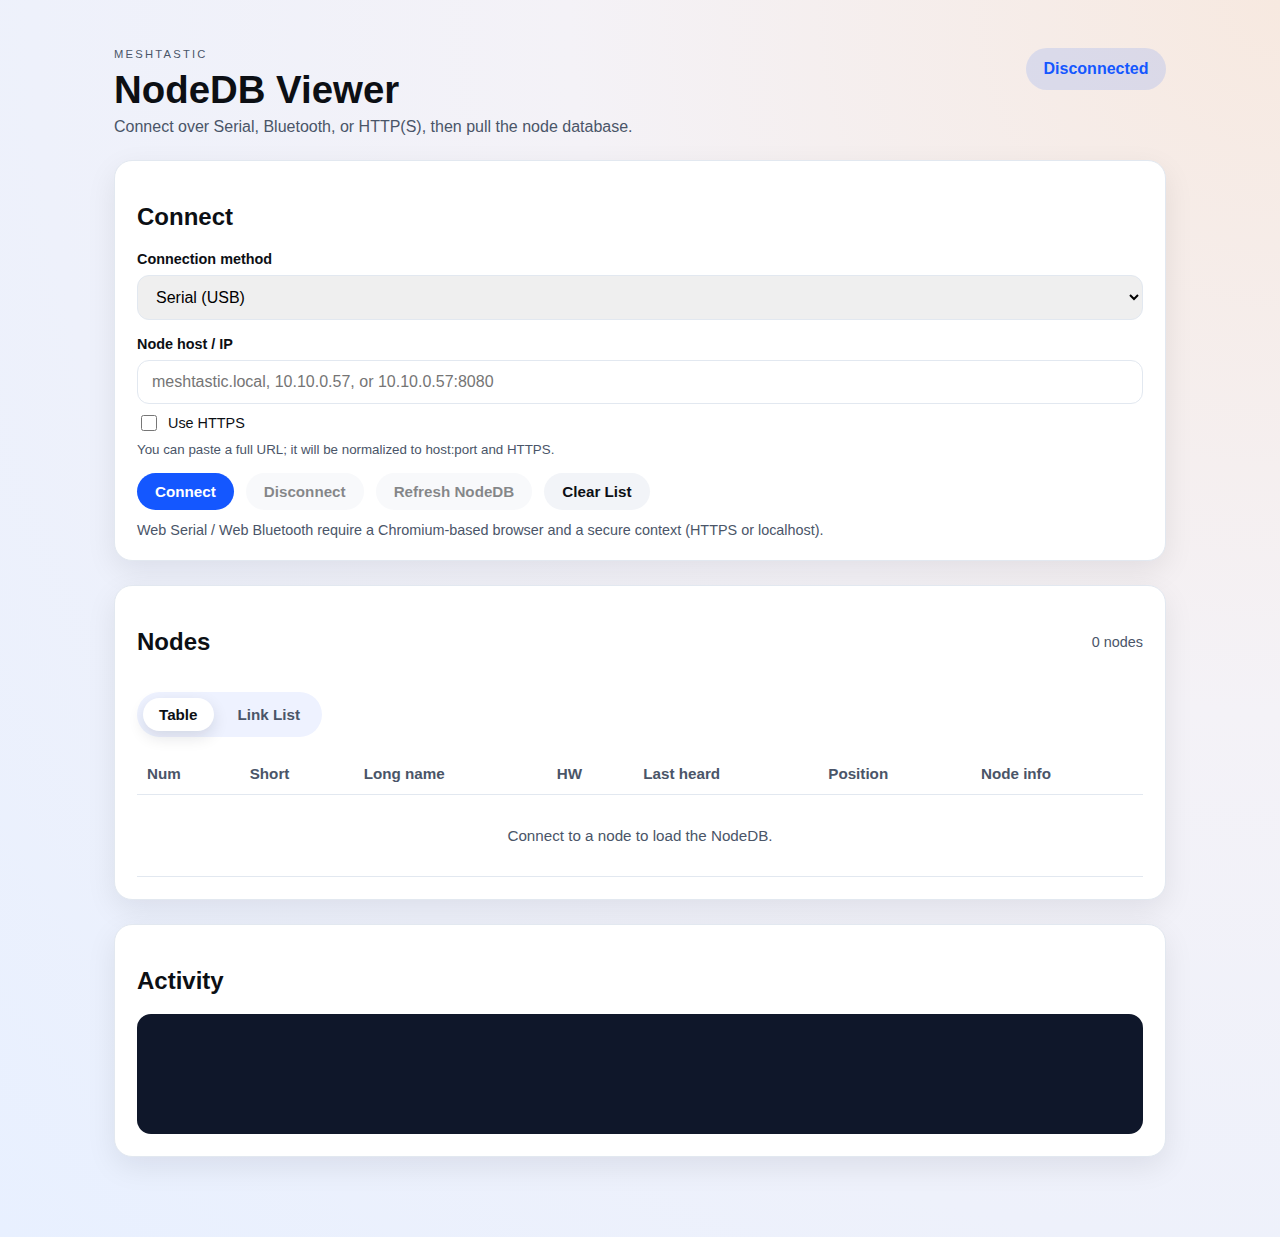
<file: index.html>
<!doctype html>
<html lang="en">
  <head>
    <meta charset="utf-8" />
    <meta name="viewport" content="width=device-width, initial-scale=1" />
    <title>Meshtastic NodeDB Viewer</title>
    <link rel="stylesheet" href="./styles.css" />
  </head>
  <body>
    <main class="app">
      <header class="app__header">
        <div>
          <p class="eyebrow">Meshtastic</p>
          <h1>NodeDB Viewer</h1>
          <p class="subhead">
            Connect over Serial, Bluetooth, or HTTP(S), then pull the node database.
          </p>
        </div>
        <div class="status" id="status">Disconnected</div>
      </header>

      <section class="card">
        <h2>Connect</h2>
        <div class="controls">
          <label class="field">
            <span>Connection method</span>
            <select id="connectionType">
              <option value="serial">Serial (USB)</option>
              <option value="bluetooth">Bluetooth (Web BLE)</option>
              <option value="http">HTTP(S) / IP</option>
            </select>
          </label>

          <label class="field" id="ipField">
            <span>Node host / IP</span>
            <input
              id="ipInput"
              type="text"
              placeholder="meshtastic.local, 10.10.0.57, or 10.10.0.57:8080"
              autocomplete="off"
            />
            <div class="inline">
              <label class="checkbox">
                <input type="checkbox" id="tlsToggle" />
                <span>Use HTTPS</span>
              </label>
            </div>
            <small class="hint">You can paste a full URL; it will be normalized to host:port and HTTPS.</small>
          </label>

          <div class="actions">
            <button id="connectBtn" class="primary">Connect</button>
            <button id="disconnectBtn" class="ghost" disabled>Disconnect</button>
            <button id="refreshBtn" class="ghost" disabled>Refresh NodeDB</button>
            <button id="clearBtn" class="ghost">Clear List</button>
          </div>
        </div>
        <div class="note">
          Web Serial / Web Bluetooth require a Chromium-based browser and a secure
          context (HTTPS or localhost).
        </div>
      </section>

      <section class="card">
        <div class="card__header">
          <h2>Nodes</h2>
          <div class="meta" id="nodeCount">0 nodes</div>
        </div>
        <div class="tabs" role="tablist" aria-label="Nodes views">
          <button
            class="tab is-active"
            role="tab"
            aria-selected="true"
            aria-controls="nodesPanel"
            id="nodesTab"
            type="button"
          >
            Table
          </button>
          <button
            class="tab"
            role="tab"
            aria-selected="false"
            aria-controls="linksPanel"
            id="linksTab"
            type="button"
          >
            Link List
          </button>
        </div>
        <div class="tab-panels">
          <div id="nodesPanel" role="tabpanel" aria-labelledby="nodesTab">
            <div class="table-wrap">
              <table>
                <thead>
                  <tr>
                    <th>Num</th>
                    <th>Short</th>
                    <th>Long name</th>
                    <th>HW</th>
                    <th>Last heard</th>
                    <th>Position</th>
                    <th>Node info</th>
                  </tr>
                </thead>
                <tbody id="nodeTableBody">
                  <tr class="empty">
                    <td colspan="7">Connect to a node to load the NodeDB.</td>
                  </tr>
                </tbody>
              </table>
            </div>
          </div>
          <div
            id="linksPanel"
            role="tabpanel"
            aria-labelledby="linksTab"
            class="is-hidden"
          >
            <div class="link-tools">
              <div class="meta" id="nodeInfoCount">0 links</div>
              <button id="downloadLinksBtn" class="ghost" type="button" disabled>
                Download list
              </button>
            </div>
            <textarea
              id="nodeInfoText"
              class="link-textarea"
              readonly
              spellcheck="false"
              aria-label="Node info URLs"
            >Nodes with names will appear here.</textarea>
          </div>
        </div>
      </section>

      <section class="card log">
        <h2>Activity</h2>
        <pre id="log"></pre>
      </section>
    </main>

    <script type="module" src="./app.js"></script>
  </body>
</html>
</file>
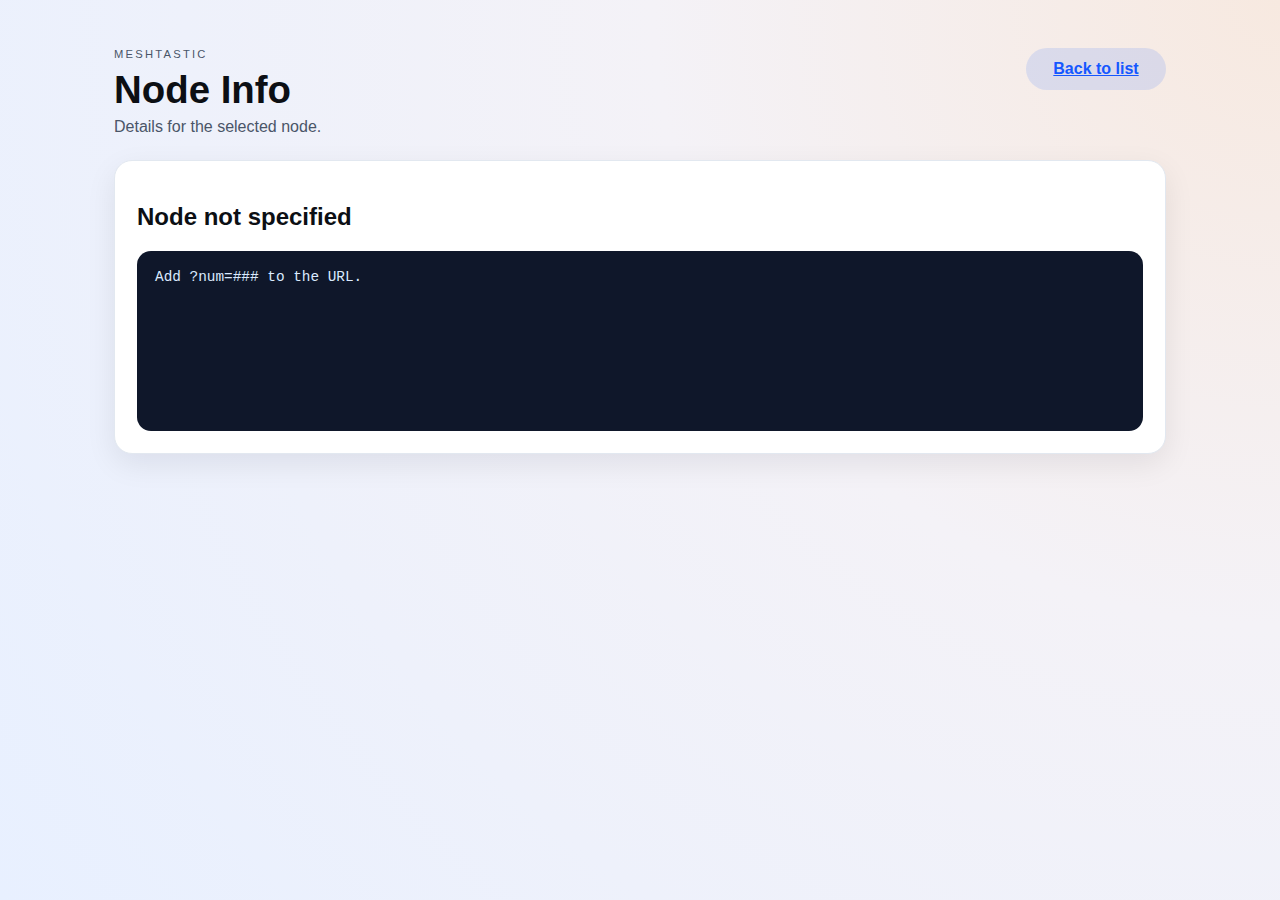
<file: nodeinfo.html>
<!doctype html>
<html lang="en">
  <head>
    <meta charset="utf-8" />
    <meta name="viewport" content="width=device-width, initial-scale=1" />
    <title>Meshtastic Node Info</title>
    <link rel="stylesheet" href="./styles.css" />
  </head>
  <body>
    <main class="app">
      <header class="app__header">
        <div>
          <p class="eyebrow">Meshtastic</p>
          <h1>Node Info</h1>
          <p class="subhead">Details for the selected node.</p>
        </div>
        <a class="status" href="./index.html">Back to list</a>
      </header>

      <section class="card">
        <h2 id="nodeTitle">Node</h2>
        <pre id="nodeJson"></pre>
      </section>
    </main>
    <script type="module" src="./nodeinfo.js"></script>
  </body>
</html>
</file>
<file: styles.css>
:root {
  color-scheme: light;
  --ink: #0c0f14;
  --muted: #4a5568;
  --accent: #1457ff;
  --accent-soft: rgba(20, 87, 255, 0.12);
  --surface: #f6f2ed;
  --card: #ffffff;
  --border: #e2e8f0;
  --shadow: 0 10px 30px rgba(12, 15, 20, 0.08);
  --mono: "Space Mono", "Menlo", "Courier New", monospace;
  --sans: "Outfit", "Segoe UI", sans-serif;
}

* {
  box-sizing: border-box;
}

body {
  margin: 0;
  font-family: var(--sans);
  color: var(--ink);
  background: radial-gradient(circle at top right, #f7e9e0, #f4f2f7 40%, #e8f0ff 100%);
  min-height: 100vh;
}

.app {
  max-width: 1100px;
  margin: 0 auto;
  padding: 48px 24px 80px;
  display: grid;
  gap: 24px;
}

.app__header {
  display: flex;
  align-items: flex-start;
  justify-content: space-between;
  gap: 24px;
}

.eyebrow {
  text-transform: uppercase;
  letter-spacing: 0.2em;
  font-size: 0.7rem;
  margin: 0 0 8px;
  color: var(--muted);
}

h1 {
  margin: 0 0 6px;
  font-size: clamp(2rem, 3vw, 3rem);
}

.subhead {
  margin: 0;
  color: var(--muted);
  max-width: 520px;
}

.status {
  padding: 12px 16px;
  border-radius: 999px;
  background: var(--accent-soft);
  color: var(--accent);
  font-weight: 600;
  min-width: 140px;
  text-align: center;
}

.card {
  background: var(--card);
  border-radius: 18px;
  border: 1px solid var(--border);
  box-shadow: var(--shadow);
  padding: 22px;
}

.card__header {
  display: flex;
  justify-content: space-between;
  align-items: center;
  gap: 16px;
  margin-bottom: 16px;
}

.tabs {
  display: inline-flex;
  gap: 8px;
  padding: 6px;
  background: #eef2ff;
  border-radius: 999px;
  margin-bottom: 16px;
}

.tab {
  border: none;
  border-radius: 999px;
  padding: 8px 16px;
  background: transparent;
  color: var(--muted);
  font-weight: 600;
  cursor: pointer;
}

.tab.is-active {
  background: #fff;
  color: var(--ink);
  box-shadow: 0 6px 16px rgba(15, 23, 42, 0.12);
}

.tab-panels {
  display: grid;
  gap: 16px;
}

.is-hidden {
  display: none;
}

.controls {
  display: grid;
  gap: 16px;
}

.field {
  display: grid;
  gap: 8px;
  font-weight: 600;
}

.field span {
  font-size: 0.9rem;
}

.field input,
.field select {
  padding: 12px 14px;
  border-radius: 12px;
  border: 1px solid var(--border);
  font-size: 1rem;
  font-family: var(--sans);
}

.hint {
  color: var(--muted);
  font-weight: 400;
}

.inline {
  display: flex;
  align-items: center;
  gap: 12px;
}

.checkbox {
  display: inline-flex;
  align-items: center;
  gap: 8px;
  font-weight: 500;
  cursor: pointer;
}

.checkbox input {
  width: 16px;
  height: 16px;
}

.actions {
  display: flex;
  gap: 12px;
  flex-wrap: wrap;
}

button {
  border: none;
  border-radius: 999px;
  padding: 10px 18px;
  font-size: 0.95rem;
  font-weight: 600;
  cursor: pointer;
}

button.primary {
  background: var(--accent);
  color: #fff;
}

button.ghost {
  background: #f2f4f8;
  color: var(--ink);
}

button:disabled {
  opacity: 0.5;
  cursor: not-allowed;
}

.note {
  margin-top: 12px;
  color: var(--muted);
  font-size: 0.9rem;
}

.table-wrap {
  overflow-x: auto;
}

.table-wrap table {
  width: 100%;
  border-collapse: collapse;
  font-size: 0.95rem;
}

.table-wrap th,
.table-wrap td {
  text-align: left;
  padding: 12px 10px;
  border-bottom: 1px solid var(--border);
  vertical-align: top;
}

.table-wrap th {
  font-weight: 600;
  color: var(--muted);
}

.table-wrap td a {
  color: var(--accent);
  text-decoration: none;
  font-weight: 600;
}

.table-wrap tr.empty td {
  text-align: center;
  color: var(--muted);
  padding: 32px 10px;
}

.meta {
  color: var(--muted);
  font-size: 0.9rem;
}

.link-tools {
  display: flex;
  align-items: center;
  justify-content: space-between;
  gap: 12px;
  margin-bottom: 12px;
}

.link-textarea {
  width: 100%;
  min-height: 220px;
  padding: 14px;
  border-radius: 14px;
  border: 1px solid var(--border);
  background: #f8fafc;
  font-family: var(--mono);
  font-size: 0.9rem;
  color: var(--ink);
  resize: vertical;
}

.log pre {
  margin: 0;
  background: #0f172a;
  color: #dbeafe;
  padding: 16px;
  border-radius: 14px;
  min-height: 120px;
  max-height: 240px;
  overflow-y: auto;
  font-family: var(--mono);
  font-size: 0.85rem;
}

#nodeJson {
  margin: 0;
  background: #0f172a;
  color: #dbeafe;
  padding: 18px;
  border-radius: 14px;
  min-height: 180px;
  overflow-x: auto;
  font-family: var(--mono);
  font-size: 0.9rem;
  white-space: pre-wrap;
  word-break: break-word;
}

#nodeJson a {
  color: #93c5fd;
  text-decoration: underline;
  word-break: break-all;
}

@media (max-width: 800px) {
  .app__header {
    flex-direction: column;
    align-items: flex-start;
  }

  .status {
    align-self: flex-start;
  }
}
</file>
